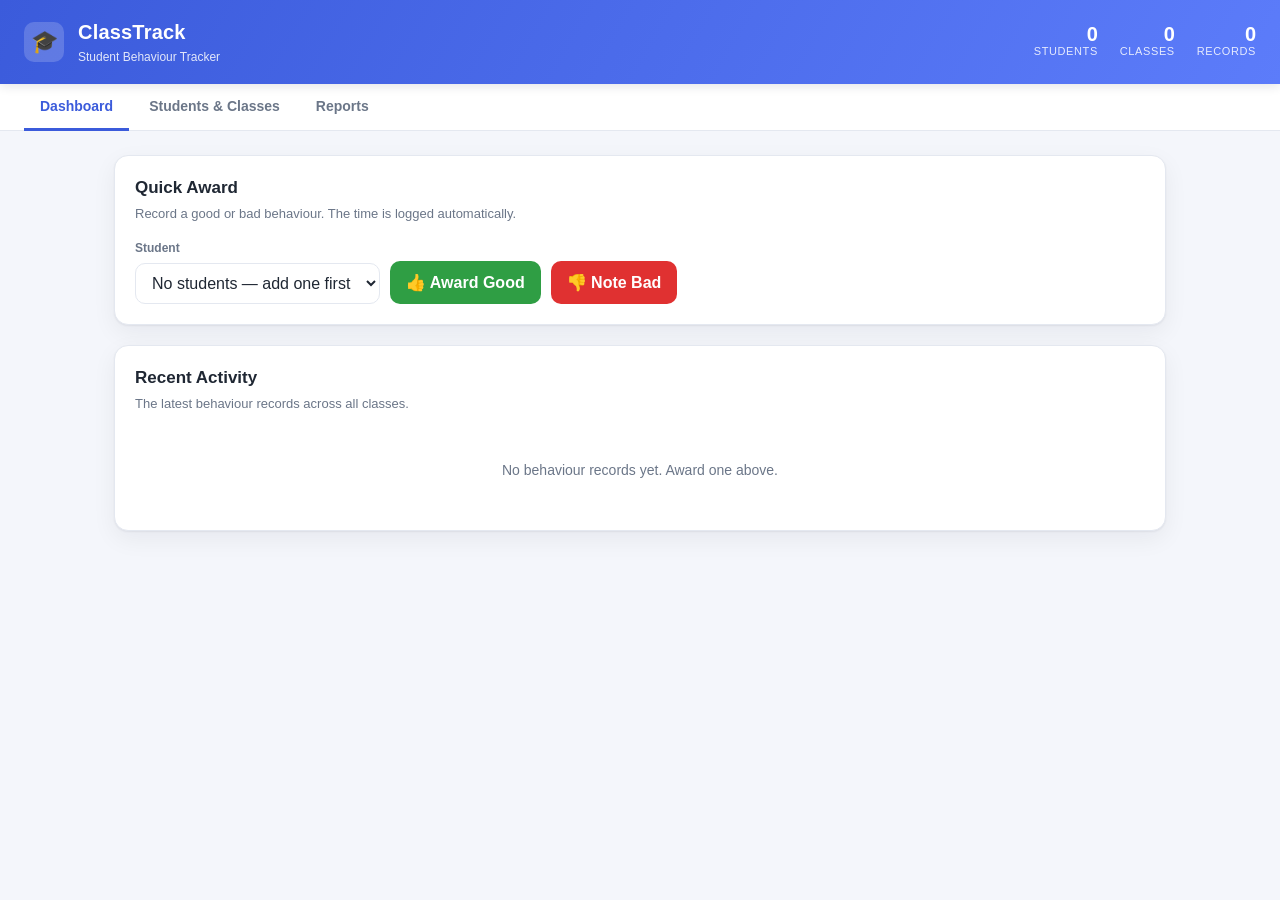
<file: classdartsnew.html>
<!DOCTYPE html>
<html lang="en">
<head>
<meta charset="UTF-8">
<meta name="viewport" content="width=device-width, initial-scale=1.0">
<title>ClassTrack — Behaviour Tracker</title>
<style>
  :root{
    --bg:#f4f6fb;
    --panel:#ffffff;
    --ink:#1f2733;
    --muted:#6b7688;
    --line:#e4e8f0;
    --brand:#3b5bdb;
    --brand-dark:#2f4bbd;
    --good:#2f9e44;
    --good-bg:#ebfbee;
    --bad:#e03131;
    --bad-bg:#fff5f5;
    --shadow:0 1px 2px rgba(16,24,40,.06),0 8px 24px rgba(16,24,40,.06);
    --radius:14px;
  }
  *{box-sizing:border-box}
  html,body{margin:0;padding:0}
  body{
    font-family:-apple-system,BlinkMacSystemFont,"Segoe UI",Roboto,Helvetica,Arial,sans-serif;
    background:var(--bg);
    color:var(--ink);
    line-height:1.45;
    -webkit-font-smoothing:antialiased;
  }
  header.app{
    background:linear-gradient(120deg,var(--brand),#5c7cfa);
    color:#fff;
    padding:18px 24px;
    display:flex;
    align-items:center;
    gap:14px;
    position:sticky;
    top:0;
    z-index:20;
    box-shadow:0 2px 10px rgba(31,39,51,.12);
  }
  .logo{
    width:40px;height:40px;border-radius:10px;
    background:rgba(255,255,255,.18);
    display:grid;place-items:center;font-size:22px;
  }
  header.app h1{font-size:20px;margin:0;font-weight:700;letter-spacing:.2px}
  header.app .tag{font-size:12px;opacity:.85;margin-top:2px}
  header.app .spacer{flex:1}
  .header-stats{display:flex;gap:22px;text-align:right}
  .header-stats .num{font-size:20px;font-weight:700;line-height:1}
  .header-stats .lbl{font-size:11px;opacity:.85;text-transform:uppercase;letter-spacing:.6px}

  nav.tabs{
    display:flex;gap:4px;background:var(--panel);
    padding:0 24px;border-bottom:1px solid var(--line);
    position:sticky;top:76px;z-index:15;
  }
  nav.tabs button{
    border:0;background:none;padding:14px 16px;font-size:14px;font-weight:600;
    color:var(--muted);cursor:pointer;border-bottom:3px solid transparent;margin-bottom:-1px;
  }
  nav.tabs button.active{color:var(--brand);border-bottom-color:var(--brand)}

  main{max-width:1100px;margin:0 auto;padding:24px}
  .panel{
    background:var(--panel);border:1px solid var(--line);border-radius:var(--radius);
    box-shadow:var(--shadow);padding:20px;margin-bottom:20px;
  }
  .panel h2{margin:0 0 4px;font-size:17px}
  .panel .sub{color:var(--muted);font-size:13px;margin:0 0 16px}

  .row{display:flex;gap:10px;flex-wrap:wrap;align-items:flex-end}
  .field{display:flex;flex-direction:column;gap:6px}
  .field label{font-size:12px;font-weight:600;color:var(--muted)}
  input,select,textarea{
    font:inherit;padding:10px 12px;border:1px solid var(--line);border-radius:10px;background:#fff;color:var(--ink);
    min-width:180px;outline:none;
  }
  input:focus,select:focus,textarea:focus{border-color:var(--brand);box-shadow:0 0 0 3px rgba(59,91,219,.12)}
  textarea{min-height:60px;resize:vertical;width:100%}

  button.btn{
    font:inherit;font-weight:600;border:0;border-radius:10px;padding:10px 16px;cursor:pointer;
    background:var(--brand);color:#fff;transition:filter .15s;
  }
  button.btn:hover{filter:brightness(1.05)}
  button.btn.ghost{background:#eef1f8;color:var(--brand)}
  button.btn.good{background:var(--good)}
  button.btn.bad{background:var(--bad)}
  button.btn.sm{padding:6px 10px;font-size:13px}
  button.btn.danger{background:#fff;color:var(--bad);border:1px solid #ffd0d0}

  table{width:100%;border-collapse:collapse;font-size:14px}
  th,td{text-align:left;padding:11px 10px;border-bottom:1px solid var(--line);vertical-align:middle}
  th{font-size:12px;text-transform:uppercase;letter-spacing:.5px;color:var(--muted)}
  tr:last-child td{border-bottom:0}
  .chip{display:inline-block;background:#eef1f8;color:var(--brand);border-radius:999px;padding:3px 10px;font-size:12px;font-weight:600;margin:2px 4px 2px 0}
  .badge{display:inline-flex;align-items:center;gap:6px;border-radius:999px;padding:4px 10px;font-size:12px;font-weight:700}
  .badge.good{background:var(--good-bg);color:var(--good)}
  .badge.bad{background:var(--bad-bg);color:var(--bad)}
  .pts{font-weight:700}
  .pts.pos{color:var(--good)}
  .pts.neg{color:var(--bad)}
  .muted{color:var(--muted)}
  .empty{text-align:center;color:var(--muted);padding:30px 10px;font-size:14px}
  .right{text-align:right}
  .pill-list{display:flex;flex-wrap:wrap;gap:6px}

  /* modal */
  .overlay{position:fixed;inset:0;background:rgba(16,24,40,.45);display:none;align-items:center;justify-content:center;z-index:50;padding:20px}
  .overlay.open{display:flex}
  .modal{background:#fff;border-radius:16px;max-width:520px;width:100%;box-shadow:0 20px 60px rgba(0,0,0,.3);overflow:hidden}
  .modal header{padding:18px 20px;border-bottom:1px solid var(--line);display:flex;align-items:center}
  .modal header h3{margin:0;font-size:17px}
  .modal .body{padding:20px;max-height:60vh;overflow:auto}
  .modal footer{padding:16px 20px;border-top:1px solid var(--line);display:flex;justify-content:flex-end;gap:10px}
  .close-x{margin-left:auto;border:0;background:none;font-size:22px;cursor:pointer;color:var(--muted);line-height:1}
  .behaviour-grid{display:grid;grid-template-columns:1fr 1fr;gap:10px;margin-top:6px}
  .b-opt{border:1px solid var(--line);border-radius:10px;padding:10px;cursor:pointer;font-size:13px;font-weight:600;display:flex;justify-content:space-between;align-items:center}
  .b-opt:hover{border-color:var(--brand);background:#f7f9ff}
  .b-opt.selected{border-color:var(--brand);background:#eef1f8}
  .b-opt.bad-opt:hover,.b-opt.bad-opt.selected{border-color:var(--bad);background:var(--bad-bg)}
  .seg{display:inline-flex;border:1px solid var(--line);border-radius:10px;overflow:hidden}
  .seg button{border:0;background:#fff;padding:8px 14px;font-weight:600;cursor:pointer;color:var(--muted)}
  .seg button.active{background:var(--brand);color:#fff}
  .seg button.active.bad-seg{background:var(--bad)}
  .seg button.active.good-seg{background:var(--good)}

  /* report */
  .report-controls{display:flex;gap:10px;flex-wrap:wrap;align-items:flex-end;margin-bottom:18px}
  .summary-cards{display:grid;grid-template-columns:repeat(4,1fr);gap:12px;margin-bottom:18px}
  .card{background:#fff;border:1px solid var(--line);border-radius:12px;padding:14px}
  .card .num{font-size:26px;font-weight:800;line-height:1.1}
  .card .lbl{font-size:12px;color:var(--muted);margin-top:4px}
  .report-meta{font-size:13px;color:var(--muted);margin-bottom:10px}
  #reportArea h3{margin:18px 0 8px;font-size:15px}

  @media (max-width:720px){
    .summary-cards{grid-template-columns:repeat(2,1fr)}
    .behaviour-grid{grid-template-columns:1fr}
    .header-stats{display:none}
  }

  /* print */
  @media print{
    header.app,nav.tabs,.report-controls,.no-print,.overlay{display:none !important}
    body{background:#fff}
    main{max-width:none;padding:0}
    .panel{box-shadow:none;border:0;padding:0}
    #printHeader{display:block !important}
  }
  #printHeader{display:none;margin-bottom:14px;border-bottom:2px solid var(--ink);padding-bottom:8px}
  #printHeader h2{font-size:22px;margin:0}
</style>
</head>
<body>
<header class="app">
  <div class="logo">🎓</div>
  <div>
    <h1>ClassTrack</h1>
    <div class="tag">Student Behaviour Tracker</div>
  </div>
  <div class="spacer"></div>
  <div class="header-stats">
    <div><div class="num" id="statStudents">0</div><div class="lbl">Students</div></div>
    <div><div class="num" id="statClasses">0</div><div class="lbl">Classes</div></div>
    <div><div class="num" id="statRecords">0</div><div class="lbl">Records</div></div>
  </div>
</header>

<nav class="tabs">
  <button data-tab="dashboard" class="active">Dashboard</button>
  <button data-tab="students">Students &amp; Classes</button>
  <button data-tab="reports">Reports</button>
</nav>

<main>
  <!-- DASHBOARD -->
  <section id="tab-dashboard">
    <div class="panel">
      <h2>Quick Award</h2>
      <p class="sub">Record a good or bad behaviour. The time is logged automatically.</p>
      <div class="row">
        <div class="field">
          <label>Student</label>
          <select id="quickStudent"></select>
        </div>
        <button class="btn good" id="quickGood">👍 Award Good</button>
        <button class="btn bad" id="quickBad">👎 Note Bad</button>
      </div>
    </div>

    <div class="panel">
      <h2>Recent Activity</h2>
      <p class="sub">The latest behaviour records across all classes.</p>
      <div id="recentWrap"></div>
    </div>
  </section>

  <!-- STUDENTS -->
  <section id="tab-students" style="display:none">
    <div class="panel">
      <h2>Add a Student</h2>
      <p class="sub">Create a student, then assign them to one or more classes.</p>
      <div class="row">
        <div class="field">
          <label>Student name</label>
          <input id="newStudentName" placeholder="e.g. Ava Thompson">
        </div>
        <button class="btn" id="addStudentBtn">+ Add Student</button>
      </div>
    </div>

    <div class="panel">
      <h2>Manage Classes</h2>
      <p class="sub">Classes can be shared by many students. Add a class to the list below.</p>
      <div class="row">
        <div class="field">
          <label>Class name</label>
          <input id="newClassName" placeholder="e.g. 7B Mathematics">
        </div>
        <button class="btn ghost" id="addClassBtn">+ Add Class</button>
      </div>
      <div class="pill-list" id="classPills" style="margin-top:14px"></div>
    </div>

    <div class="panel">
      <h2>Students</h2>
      <p class="sub">Each student can belong to many classes. Use “Manage classes” to assign.</p>
      <div id="studentsWrap"></div>
    </div>
  </section>

  <!-- REPORTS -->
  <section id="tab-reports" style="display:none">
    <div class="panel">
      <div id="printHeader"><h2>ClassTrack — Behaviour Report</h2></div>
      <div class="no-print">
        <h2>Generate Report</h2>
        <p class="sub">Choose a period and optionally filter by class, then print or save as PDF.</p>
        <div class="report-controls">
          <div class="field">
            <label>Period</label>
            <select id="reportPeriod">
              <option value="day">Today</option>
              <option value="week">This week (last 7 days)</option>
              <option value="month">This month (last 30 days)</option>
              <option value="custom">Custom range…</option>
            </select>
          </div>
          <div class="field" id="fromWrap" style="display:none">
            <label>From</label>
            <input type="date" id="reportFrom">
          </div>
          <div class="field" id="toWrap" style="display:none">
            <label>To</label>
            <input type="date" id="reportTo">
          </div>
          <div class="field">
            <label>Class</label>
            <select id="reportClass"><option value="">All classes</option></select>
          </div>
          <button class="btn" id="genReportBtn">Generate</button>
          <button class="btn ghost" id="printReportBtn">🖨️ Print / Save PDF</button>
        </div>
      </div>
      <div id="reportArea"></div>
    </div>
  </section>
</main>

<!-- AWARD MODAL -->
<div class="overlay" id="awardOverlay">
  <div class="modal">
    <header>
      <h3 id="awardTitle">Award Behaviour</h3>
      <button class="close-x" data-close>&times;</button>
    </header>
    <div class="body">
      <div class="field" style="width:100%">
        <label>Student</label>
        <input id="awardStudentLabel" disabled>
      </div>
      <div class="field" style="width:100%;margin-top:12px">
        <label>Type</label>
        <div class="seg" id="awardTypeSeg">
          <button type="button" data-type="good" class="active good-seg">👍 Good</button>
          <button type="button" data-type="bad">👎 Bad</button>
        </div>
      </div>
      <div class="field" style="width:100%;margin-top:12px">
        <label>Which class did they get it in?</label>
        <select id="awardClass"></select>
        <span class="muted" id="awardClassHint" style="font-size:12px"></span>
      </div>
      <div style="margin-top:14px">
        <label style="font-size:12px;font-weight:600;color:var(--muted)">Behaviour</label>
        <div class="behaviour-grid" id="behaviourGrid"></div>
      </div>
      <div class="field" style="width:100%;margin-top:12px">
        <label>Points</label>
        <input type="number" id="awardPoints" value="1" step="1">
      </div>
      <div class="field" style="width:100%;margin-top:12px">
        <label>Note (optional)</label>
        <textarea id="awardNote" placeholder="Add any extra detail…"></textarea>
      </div>
    </div>
    <footer>
      <button class="btn ghost" data-close>Cancel</button>
      <button class="btn" id="saveAwardBtn">Save Record</button>
    </footer>
  </div>
</div>

<!-- MANAGE CLASSES MODAL -->
<div class="overlay" id="manageOverlay">
  <div class="modal">
    <header>
      <h3 id="manageTitle">Manage Classes</h3>
      <button class="close-x" data-close-manage>&times;</button>
    </header>
    <div class="body">
      <p class="sub" style="margin-top:0">Tick the classes this student belongs to.</p>
      <div id="manageClassList"></div>
    </div>
    <footer>
      <button class="btn ghost" data-close-manage>Cancel</button>
      <button class="btn" id="saveManageBtn">Save</button>
    </footer>
  </div>
</div>

<script>
(function(){
  "use strict";
  const STORE_KEY = "classtrack.v1";

  const GOOD_BEHAVIOURS = ["Helping others","Great participation","Excellent work","On task","Kindness","Improvement","Homework done","Teamwork"];
  const BAD_BEHAVIOURS  = ["Disruption","Off task","Late","No homework","Disrespect","Talking over others","Out of seat","Not listening"];

  /* ---------- storage ---------- */
  function loadState(){
    try{
      const raw = localStorage.getItem(STORE_KEY);
      if(raw) return JSON.parse(raw);
    }catch(e){ console.warn("load failed", e); }
    return { students:[], classes:[], records:[], seq:1 };
  }
  function saveState(){
    try{ localStorage.setItem(STORE_KEY, JSON.stringify(state)); }
    catch(e){ alert("Could not save data: " + e.message); }
  }
  let state = loadState();

  /* ---------- helpers ---------- */
  const $ = sel => document.querySelector(sel);
  const $$ = sel => Array.from(document.querySelectorAll(sel));
  const uid = () => "id" + (state.seq++) + "-" + Math.random().toString(36).slice(2,7);
  const esc = s => String(s).replace(/[&<>"']/g, c => ({"&":"&amp;","<":"&lt;",">":"&gt;","\"":"&quot;","'":"&#39;"}[c]));
  const classById = id => state.classes.find(c=>c.id===id);
  const studentById = id => state.students.find(s=>s.id===id);
  function fmtDateTime(ts){
    const d = new Date(ts);
    return d.toLocaleDateString(undefined,{day:"2-digit",month:"short",year:"numeric"}) + " · " +
           d.toLocaleTimeString(undefined,{hour:"2-digit",minute:"2-digit"});
  }
  function fmtDate(ts){ return new Date(ts).toLocaleDateString(undefined,{day:"2-digit",month:"short",year:"numeric"}); }

  /* ---------- tabs ---------- */
  $$("nav.tabs button").forEach(btn=>{
    btn.addEventListener("click",()=>{
      $$("nav.tabs button").forEach(b=>b.classList.remove("active"));
      btn.classList.add("active");
      ["dashboard","students","reports"].forEach(t=>{
        $("#tab-"+t).style.display = (t===btn.dataset.tab) ? "" : "none";
      });
    });
  });

  /* ---------- students & classes management ---------- */
  $("#addStudentBtn").addEventListener("click",()=>{
    const name = $("#newStudentName").value.trim();
    if(!name){ alert("Please enter a student name."); return; }
    state.students.push({ id:uid(), name, classIds:[] });
    $("#newStudentName").value = "";
    saveState(); renderAll();
  });
  $("#newStudentName").addEventListener("keydown",e=>{ if(e.key==="Enter") $("#addStudentBtn").click(); });

  $("#addClassBtn").addEventListener("click",()=>{
    const name = $("#newClassName").value.trim();
    if(!name){ alert("Please enter a class name."); return; }
    if(state.classes.some(c=>c.name.toLowerCase()===name.toLowerCase())){ alert("That class already exists."); return; }
    state.classes.push({ id:uid(), name });
    $("#newClassName").value = "";
    saveState(); renderAll();
  });
  $("#newClassName").addEventListener("keydown",e=>{ if(e.key==="Enter") $("#addClassBtn").click(); });

  function deleteClass(id){
    if(!confirm("Delete this class? It will be removed from all students. Existing records are kept.")) return;
    state.classes = state.classes.filter(c=>c.id!==id);
    state.students.forEach(s=>{ s.classIds = s.classIds.filter(cid=>cid!==id); });
    saveState(); renderAll();
  }
  function deleteStudent(id){
    if(!confirm("Delete this student and all their behaviour records?")) return;
    state.students = state.students.filter(s=>s.id!==id);
    state.records = state.records.filter(r=>r.studentId!==id);
    saveState(); renderAll();
  }

  function renderClassPills(){
    const wrap = $("#classPills");
    if(!state.classes.length){ wrap.innerHTML = '<span class="muted">No classes yet.</span>'; return; }
    wrap.innerHTML = state.classes.map(c=>{
      const count = state.students.filter(s=>s.classIds.includes(c.id)).length;
      return `<span class="chip">${esc(c.name)} · ${count} <button class="close-x" style="font-size:15px;margin-left:6px;color:var(--bad)" data-delclass="${c.id}" title="Delete class">&times;</button></span>`;
    }).join("");
    wrap.querySelectorAll("[data-delclass]").forEach(b=> b.addEventListener("click",()=>deleteClass(b.dataset.delclass)));
  }

  function renderStudents(){
    const wrap = $("#studentsWrap");
    if(!state.students.length){ wrap.innerHTML = '<div class="empty">No students yet. Add one above to get started.</div>'; return; }
    let html = '<table><thead><tr><th>Student</th><th>Classes</th><th>Net points</th><th class="right">Actions</th></tr></thead><tbody>';
    state.students.forEach(s=>{
      const classes = s.classIds.map(cid=>{ const c=classById(cid); return c?`<span class="chip">${esc(c.name)}</span>`:""; }).join("") || '<span class="muted">No classes assigned</span>';
      const net = state.records.filter(r=>r.studentId===s.id).reduce((a,r)=>a + (r.type==="good"?r.points:-r.points),0);
      const cls = net>0?"pos":(net<0?"neg":"");
      html += `<tr>
        <td><strong>${esc(s.name)}</strong></td>
        <td><div class="pill-list">${classes}</div></td>
        <td><span class="pts ${cls}">${net>0?"+":""}${net}</span></td>
        <td class="right">
          <button class="btn ghost sm" data-manage="${s.id}">Manage classes</button>
          <button class="btn danger sm" data-delstudent="${s.id}">Delete</button>
        </td>
      </tr>`;
    });
    html += "</tbody></table>";
    wrap.innerHTML = html;
    wrap.querySelectorAll("[data-manage]").forEach(b=> b.addEventListener("click",()=>openManage(b.dataset.manage)));
    wrap.querySelectorAll("[data-delstudent]").forEach(b=> b.addEventListener("click",()=>deleteStudent(b.dataset.delstudent)));
  }

  /* ---------- manage classes modal ---------- */
  let manageStudentId = null;
  function openManage(studentId){
    manageStudentId = studentId;
    const s = studentById(studentId);
    $("#manageTitle").textContent = "Classes for " + s.name;
    const list = $("#manageClassList");
    if(!state.classes.length){
      list.innerHTML = '<div class="empty">No classes exist yet. Add a class first.</div>';
    }else{
      list.innerHTML = state.classes.map(c=>`
        <label style="display:flex;align-items:center;gap:10px;padding:8px 4px;border-bottom:1px solid var(--line)">
          <input type="checkbox" style="min-width:auto" value="${c.id}" ${s.classIds.includes(c.id)?"checked":""}>
          <span>${esc(c.name)}</span>
        </label>`).join("");
    }
    $("#manageOverlay").classList.add("open");
  }
  $("#saveManageBtn").addEventListener("click",()=>{
    const s = studentById(manageStudentId);
    s.classIds = Array.from($("#manageClassList").querySelectorAll("input:checked")).map(i=>i.value);
    saveState(); renderAll();
    $("#manageOverlay").classList.remove("open");
  });
  $$("[data-close-manage]").forEach(b=> b.addEventListener("click",()=> $("#manageOverlay").classList.remove("open")));

  /* ---------- dashboard quick award ---------- */
  function renderQuickStudent(){
    const sel = $("#quickStudent");
    if(!state.students.length){ sel.innerHTML = '<option value="">No students — add one first</option>'; return; }
    sel.innerHTML = state.students.map(s=>`<option value="${s.id}">${esc(s.name)}</option>`).join("");
  }
  $("#quickGood").addEventListener("click",()=>openAward($("#quickStudent").value,"good"));
  $("#quickBad").addEventListener("click",()=>openAward($("#quickStudent").value,"bad"));

  function renderRecent(){
    const wrap = $("#recentWrap");
    if(!state.records.length){ wrap.innerHTML = '<div class="empty">No behaviour records yet. Award one above.</div>'; return; }
    const recent = state.records.slice().sort((a,b)=>b.ts-a.ts).slice(0,15);
    let html = '<table><thead><tr><th>When</th><th>Student</th><th>Class</th><th>Behaviour</th><th>Type</th><th class="right">Pts</th><th></th></tr></thead><tbody>';
    recent.forEach(r=>{
      const s = studentById(r.studentId); const c = classById(r.classId);
      html += `<tr>
        <td class="muted" style="white-space:nowrap">${fmtDateTime(r.ts)}</td>
        <td><strong>${s?esc(s.name):"(deleted)"}</strong></td>
        <td>${c?esc(c.name):'<span class="muted">—</span>'}</td>
        <td>${esc(r.behaviour)}${r.note?`<div class="muted" style="font-size:12px">${esc(r.note)}</div>`:""}</td>
        <td><span class="badge ${r.type}">${r.type==="good"?"👍 Good":"👎 Bad"}</span></td>
        <td class="right"><span class="pts ${r.type==="good"?"pos":"neg"}">${r.type==="good"?"+":"−"}${r.points}</span></td>
        <td class="right"><button class="btn danger sm" data-delrec="${r.id}">✕</button></td>
      </tr>`;
    });
    html += "</tbody></table>";
    wrap.innerHTML = html;
    wrap.querySelectorAll("[data-delrec]").forEach(b=> b.addEventListener("click",()=>{
      if(!confirm("Delete this record?")) return;
      state.records = state.records.filter(r=>r.id!==b.dataset.delrec);
      saveState(); renderAll();
    }));
  }

  /* ---------- award modal ---------- */
  let awardStudentId = null, awardType = "good", selectedBehaviour = null;
  function openAward(studentId, type){
    if(!studentId){ alert("Please add and select a student first."); return; }
    awardStudentId = studentId;
    awardType = type;
    selectedBehaviour = null;
    const s = studentById(studentId);
    $("#awardStudentLabel").value = s.name;
    $("#awardTitle").textContent = "Record Behaviour — " + s.name;
    setAwardType(type);

    // class picker limited to the student's classes
    const sel = $("#awardClass");
    const hint = $("#awardClassHint");
    if(s.classIds.length){
      sel.innerHTML = s.classIds.map(cid=>{ const c=classById(cid); return c?`<option value="${c.id}">${esc(c.name)}</option>`:""; }).join("");
      hint.textContent = "";
    }else{
      sel.innerHTML = '<option value="">— no classes assigned —</option>';
      hint.textContent = "This student isn't in any classes yet. Assign classes in the Students tab.";
    }
    $("#awardPoints").value = 1;
    $("#awardNote").value = "";
    $("#awardOverlay").classList.add("open");
  }
  function setAwardType(type){
    awardType = type;
    selectedBehaviour = null;
    $$("#awardTypeSeg button").forEach(b=>{
      b.classList.toggle("active", b.dataset.type===type);
      b.classList.toggle("good-seg", type==="good");
      b.classList.toggle("bad-seg", type==="bad");
    });
    const list = type==="good"?GOOD_BEHAVIOURS:BAD_BEHAVIOURS;
    $("#behaviourGrid").innerHTML = list.map(b=>`<div class="b-opt ${type==="bad"?"bad-opt":""}" data-b="${esc(b)}">${esc(b)}</div>`).join("");
    $$("#behaviourGrid .b-opt").forEach(opt=> opt.addEventListener("click",()=>{
      $$("#behaviourGrid .b-opt").forEach(o=>o.classList.remove("selected"));
      opt.classList.add("selected");
      selectedBehaviour = opt.dataset.b;
    }));
  }
  $$("#awardTypeSeg button").forEach(b=> b.addEventListener("click",()=>setAwardType(b.dataset.type)));

  $("#saveAwardBtn").addEventListener("click",()=>{
    const s = studentById(awardStudentId);
    const classId = $("#awardClass").value;
    if(!classId){ alert("Please select the class this behaviour happened in (assign the student to a class first)."); return; }
    if(!selectedBehaviour){ alert("Please choose a behaviour."); return; }
    let points = parseInt($("#awardPoints").value,10);
    if(isNaN(points)||points<0) points = 1;
    state.records.push({
      id: uid(),
      studentId: awardStudentId,
      classId,
      type: awardType,
      behaviour: selectedBehaviour,
      points,
      note: $("#awardNote").value.trim(),
      ts: Date.now()
    });
    saveState(); renderAll();
    $("#awardOverlay").classList.remove("open");
  });
  $$("[data-close]").forEach(b=> b.addEventListener("click",()=> $("#awardOverlay").classList.remove("open")));
  $$(".overlay").forEach(o=> o.addEventListener("click",e=>{ if(e.target===o) o.classList.remove("open"); }));

  /* ---------- reports ---------- */
  $("#reportPeriod").addEventListener("change",()=>{
    const custom = $("#reportPeriod").value==="custom";
    $("#fromWrap").style.display = custom?"":"none";
    $("#toWrap").style.display = custom?"":"none";
  });
  function renderReportClassOptions(){
    const sel = $("#reportClass");
    const cur = sel.value;
    sel.innerHTML = '<option value="">All classes</option>' + state.classes.map(c=>`<option value="${c.id}">${esc(c.name)}</option>`).join("");
    sel.value = cur;
  }
  function getRange(){
    const period = $("#reportPeriod").value;
    const now = new Date();
    let from, to, label;
    if(period==="day"){
      from = new Date(now.getFullYear(),now.getMonth(),now.getDate());
      to = new Date(from.getTime()+86400000-1);
      label = "Today — " + fmtDate(from.getTime());
    }else if(period==="week"){
      to = new Date(now.getFullYear(),now.getMonth(),now.getDate(),23,59,59,999);
      from = new Date(to.getTime()-6*86400000); from.setHours(0,0,0,0);
      label = "Last 7 days — " + fmtDate(from.getTime()) + " to " + fmtDate(to.getTime());
    }else if(period==="month"){
      to = new Date(now.getFullYear(),now.getMonth(),now.getDate(),23,59,59,999);
      from = new Date(to.getTime()-29*86400000); from.setHours(0,0,0,0);
      label = "Last 30 days — " + fmtDate(from.getTime()) + " to " + fmtDate(to.getTime());
    }else{
      const f = $("#reportFrom").value, t = $("#reportTo").value;
      if(!f||!t){ return null; }
      from = new Date(f+"T00:00:00");
      to = new Date(t+"T23:59:59.999");
      label = "Custom — " + fmtDate(from.getTime()) + " to " + fmtDate(to.getTime());
    }
    return { from:from.getTime(), to:to.getTime(), label };
  }

  function generateReport(){
    const range = getRange();
    const area = $("#reportArea");
    if(!range){ area.innerHTML = '<div class="empty">Please choose both a start and end date.</div>'; return; }
    const classFilter = $("#reportClass").value;
    let recs = state.records.filter(r=> r.ts>=range.from && r.ts<=range.to);
    if(classFilter) recs = recs.filter(r=>r.classId===classFilter);
    recs.sort((a,b)=>a.ts-b.ts);

    const goodCount = recs.filter(r=>r.type==="good").length;
    const badCount = recs.filter(r=>r.type==="bad").length;
    const goodPts = recs.filter(r=>r.type==="good").reduce((a,r)=>a+r.points,0);
    const badPts = recs.filter(r=>r.type==="bad").reduce((a,r)=>a+r.points,0);
    const net = goodPts - badPts;

    const classLabel = classFilter ? (classById(classFilter)?.name || "") : "All classes";

    let html = `<div class="report-meta"><strong>Period:</strong> ${esc(range.label)} &nbsp;·&nbsp; <strong>Class:</strong> ${esc(classLabel)} &nbsp;·&nbsp; <strong>Generated:</strong> ${fmtDateTime(Date.now())}</div>`;

    html += `<div class="summary-cards">
      <div class="card"><div class="num" style="color:var(--good)">${goodCount}</div><div class="lbl">Good behaviours (+${goodPts} pts)</div></div>
      <div class="card"><div class="num" style="color:var(--bad)">${badCount}</div><div class="lbl">Bad behaviours (−${badPts} pts)</div></div>
      <div class="card"><div class="num">${recs.length}</div><div class="lbl">Total records</div></div>
      <div class="card"><div class="num" style="color:${net>=0?'var(--good)':'var(--bad)'}">${net>0?"+":""}${net}</div><div class="lbl">Net points</div></div>
    </div>`;

    if(!recs.length){
      html += '<div class="empty">No behaviour records in this period.</div>';
      area.innerHTML = html; return;
    }

    // per-student summary
    const byStudent = {};
    recs.forEach(r=>{
      const key = r.studentId;
      if(!byStudent[key]) byStudent[key] = { good:0, bad:0, gp:0, bp:0 };
      if(r.type==="good"){ byStudent[key].good++; byStudent[key].gp+=r.points; }
      else { byStudent[key].bad++; byStudent[key].bp+=r.points; }
    });
    html += "<h3>Summary by student</h3>";
    html += '<table><thead><tr><th>Student</th><th class="right">Good</th><th class="right">Bad</th><th class="right">Net pts</th></tr></thead><tbody>';
    Object.keys(byStudent).sort((a,b)=>{
      return (byStudent[b].gp-byStudent[b].bp)-(byStudent[a].gp-byStudent[a].bp);
    }).forEach(sid=>{
      const d = byStudent[sid]; const s = studentById(sid); const n = d.gp-d.bp;
      html += `<tr><td><strong>${s?esc(s.name):"(deleted)"}</strong></td>
        <td class="right" style="color:var(--good)">${d.good}</td>
        <td class="right" style="color:var(--bad)">${d.bad}</td>
        <td class="right"><span class="pts ${n>=0?'pos':'neg'}">${n>0?"+":""}${n}</span></td></tr>`;
    });
    html += "</tbody></table>";

    // full log
    html += "<h3>Detailed log</h3>";
    html += '<table><thead><tr><th>Date &amp; time</th><th>Student</th><th>Class</th><th>Behaviour</th><th>Type</th><th class="right">Pts</th></tr></thead><tbody>';
    recs.forEach(r=>{
      const s = studentById(r.studentId); const c = classById(r.classId);
      html += `<tr>
        <td style="white-space:nowrap">${fmtDateTime(r.ts)}</td>
        <td>${s?esc(s.name):"(deleted)"}</td>
        <td>${c?esc(c.name):"—"}</td>
        <td>${esc(r.behaviour)}${r.note?`<div class="muted" style="font-size:12px">${esc(r.note)}</div>`:""}</td>
        <td><span class="badge ${r.type}">${r.type==="good"?"👍 Good":"👎 Bad"}</span></td>
        <td class="right"><span class="pts ${r.type==="good"?'pos':'neg'}">${r.type==="good"?"+":"−"}${r.points}</span></td>
      </tr>`;
    });
    html += "</tbody></table>";

    area.innerHTML = html;
  }
  $("#genReportBtn").addEventListener("click", generateReport);
  $("#printReportBtn").addEventListener("click",()=>{
    if(!$("#reportArea").innerHTML.trim() || $("#reportArea").querySelector(".empty")) generateReport();
    setTimeout(()=>window.print(),100);
  });

  /* ---------- render all ---------- */
  function renderStats(){
    $("#statStudents").textContent = state.students.length;
    $("#statClasses").textContent = state.classes.length;
    $("#statRecords").textContent = state.records.length;
  }
  function renderAll(){
    renderStats();
    renderClassPills();
    renderStudents();
    renderQuickStudent();
    renderRecent();
    renderReportClassOptions();
  }

  // keyboard: Esc closes modals
  document.addEventListener("keydown",e=>{ if(e.key==="Escape"){ $$(".overlay").forEach(o=>o.classList.remove("open")); } });

  renderAll();
})();
</script>
</body>
</html>
</file>
